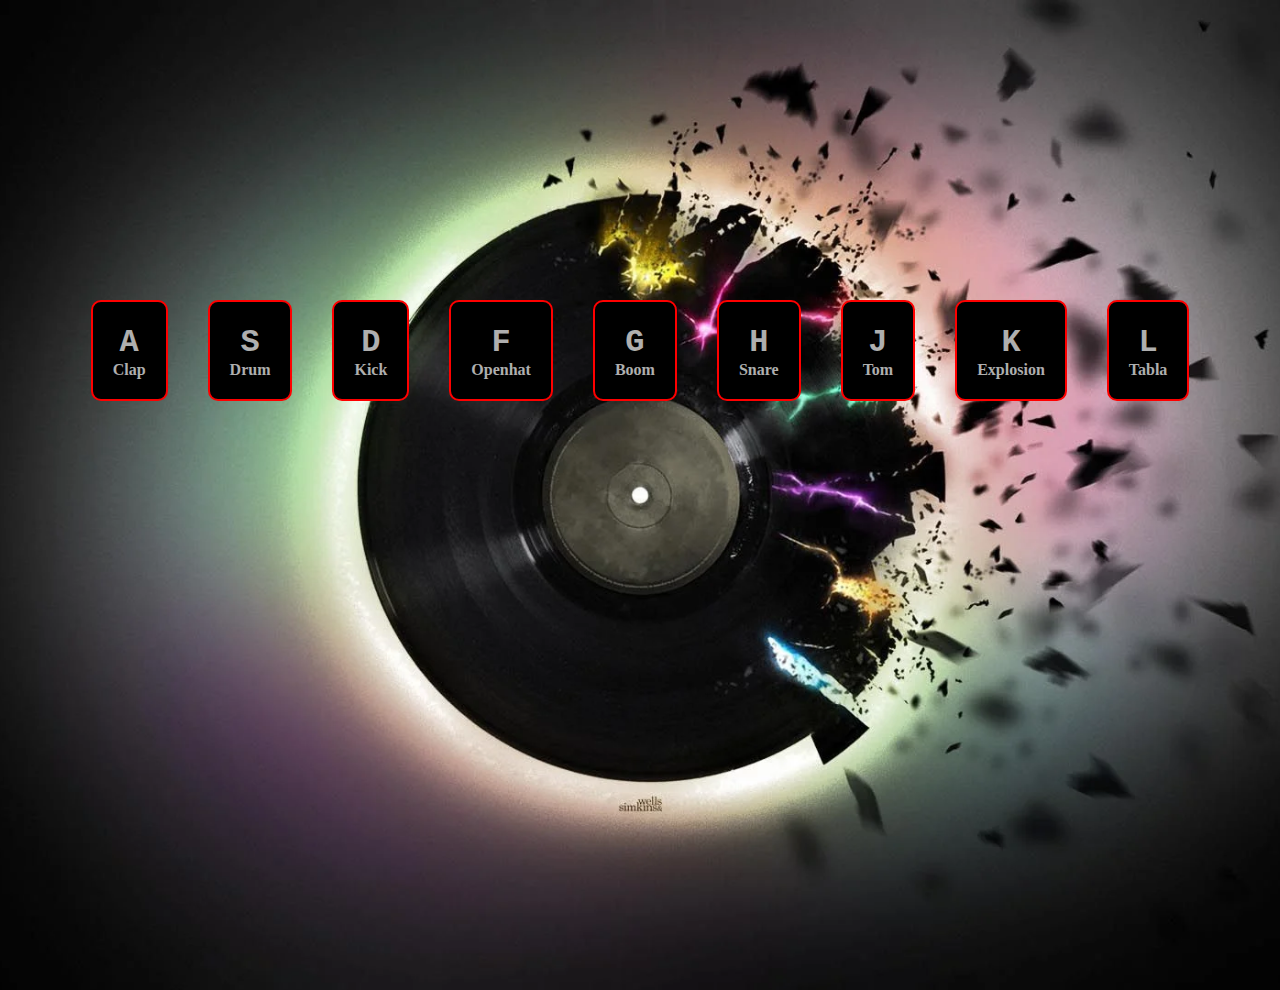
<file: Drum/index.html>
<!DOCTYPE html>
<html lang="en">

<head>
    <meta charset="UTF-8">
    <meta http-equiv="X-UA-Compatible" content="IE=edge">
    <meta name="viewport" content="width=device-width, initial-scale=1.0">
    <title>Drum</title>
</head>
<style>
    * {
        margin: 0;
        padding: 0;
    }

    .keys::before {
        content: '';
        background: url('1.jpg') no-repeat center center/cover;
        z-index: -1;
        position: absolute;
        top: 0px;
        left: 0px;
        height: 110%;
        width: 100%;
    }

    .keys {
        display: flex;
        justify-content: center;
        flex-wrap: wrap;
        align-content: center;
        height: 700px;
    }

    .key {
        color: rgba(255, 255, 255, 0.685);
        background-color: black;
        font-size: 2rem;
        font-weight: bold;
        margin: 10px 20px;
        border: 2px solid red;
        border-radius: 10px;
        transition: all 0.07s;
        padding: 20px;
        text-align: center;
    }
    .sound{
        display: block;
        font-size: 1rem;
    }
    .playing{
        transform: scale(1.1);
        border-color: aqua;
        box-shadow: 1px 2px rgb(140, 57, 223);
    }

    @media only screen and (max-width:1160px) {
        .key {
            color: rgba(255, 255, 255, 0.685);
            background-color: black;
            font-size: 2rem;
            font-weight: bold;
            margin: 5px 20px;
            border: 2px solid red;
            transition: all 0.07s;
            padding: 20px;
            border-radius: 10px;
            justify-content: center;
            text-align: center;
        }
    }
</style>

<body>
    <div class="keys">
        <div data-key="65" class="key">
            <kbd>A</kbd>
            <span class="sound">Clap</span>
        </div>
        <div data-key="83" class="key">
            <kbd>S</kbd>
            <span class="sound">Drum</span>
        </div>
        <div data-key="68" class="key">
            <kbd>D</kbd>
            <span class="sound">Kick</span>
        </div>
        <div data-key="70" class="key">
            <kbd>F</kbd>
            <span class="sound">Openhat</span>
        </div>
        <div data-key="71" class="key">
            <kbd>G</kbd>
            <span class="sound">Boom</span>
        </div>
        <div data-key="72" class="key">
            <kbd>H</kbd>
            <span class="sound">Snare</span>
        </div>
        <div data-key="74" class="key">
            <kbd>J</kbd>
            <span class="sound">Tom</span>
        </div>
        <div data-key="75" class="key">
            <kbd>K</kbd>
            <span class="sound">Explosion</span>
        </div>
        <div data-key="76" class="key">
            <kbd>L</kbd>
            <span class="sound">Tabla</span>
        </div>
    </div>

    <audio data-key="65" src="Sound/clap.mp3"></audio>
    <audio data-key="83" src="Sound/drum.mp3"></audio>
    <audio data-key="68" src="Sound/kick.mp3"></audio>
    <audio data-key="70" src="Sound/openhat.mp3"></audio>
    <audio data-key="71" src="Sound/boom.mp3"></audio>
    <audio data-key="72" src="Sound/snare.mp3"></audio>
    <audio data-key="74" src="Sound/toms.mp3"></audio>
    <audio data-key="75" src="Sound/explosion.mp3"></audio>
    <audio data-key="76" src="Sound/tabla.mp3"></audio>

    <script>
        window.addEventListener('keydown', function (e){
            const audio = document.querySelector(`audio[data-key="${e.keyCode}"]`);
            const key = document.querySelector(`.key[data-key="${e.keyCode}"]`);
            if(!audio) return;
            audio.currentTime = 0;
            audio.play();
            console.log(key);
            key.classList.add('playing');
        });
        function removeTransition(e){
            if(e.propertyName !== 'transform') return ;
            this.classList.remove('playing');
        }

        const keys=document.querySelectorAll('.key');
        keys.forEach(key => key.addEventListener('transitionend', removeTransition));

    </script>
</body>

</html>
</file>
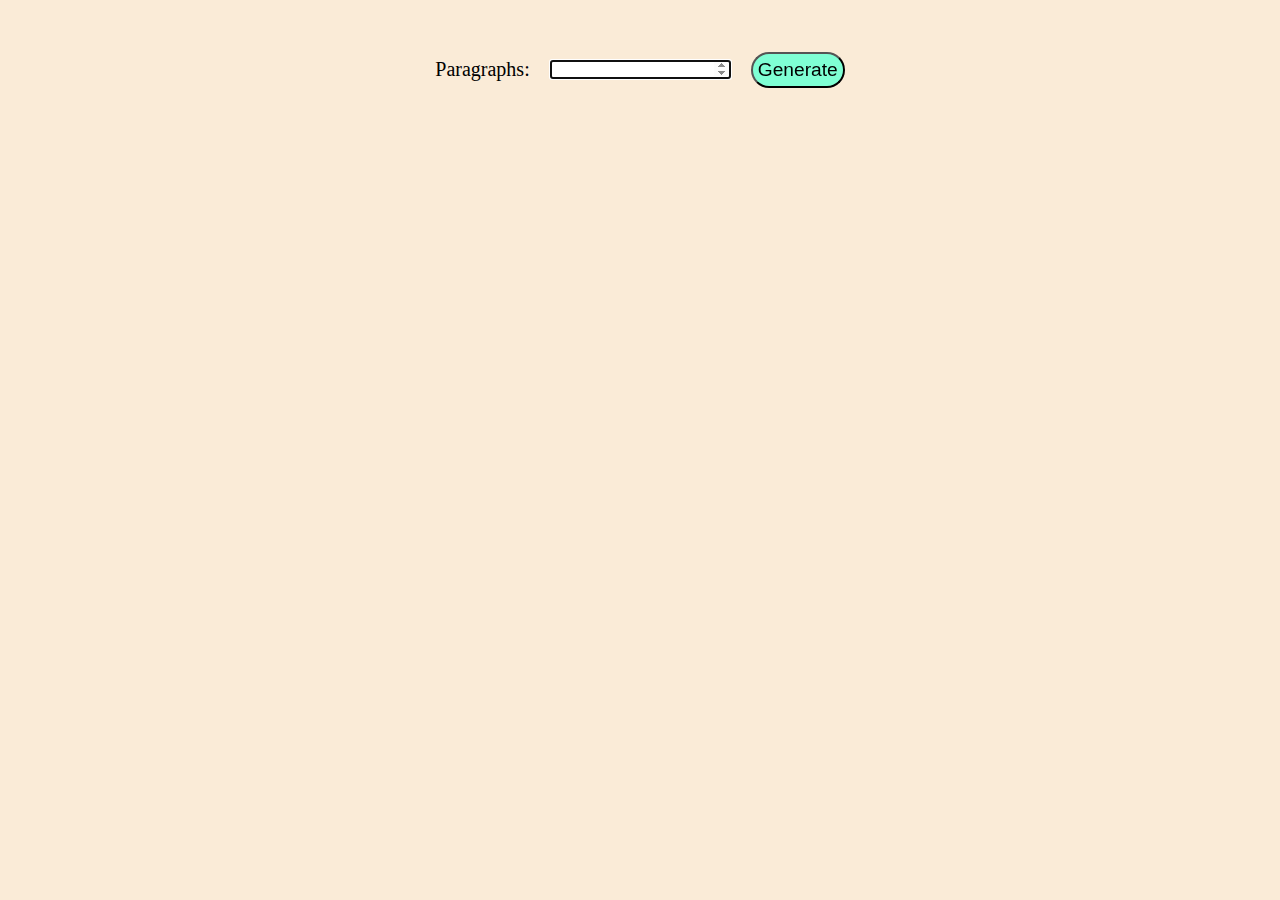
<file: Random Paragraph Generator/index.html>
<!DOCTYPE html>
<html lang="en">
<head>
    <meta charset="UTF-8">
    <meta name="viewport" content="width=device-width, initial-scale=1.0">
    <title>Random Paragraph Generator</title>
    <link rel="stylesheet" href="style.css">
</head>
<body>
    <main id="main">
        <div class="row">  
            <div>Paragraphs:</div>
            <div id="input">
                <input type="number" value="" autofocus id="paragraph-input">
            </div>
            <div><button id="button">Generate</button></div>
        </div>
        <div><ul id="paragraph">
        </ul></div>
    </main>
    <script src="script.js"></script>
</body>
</html>
</file>
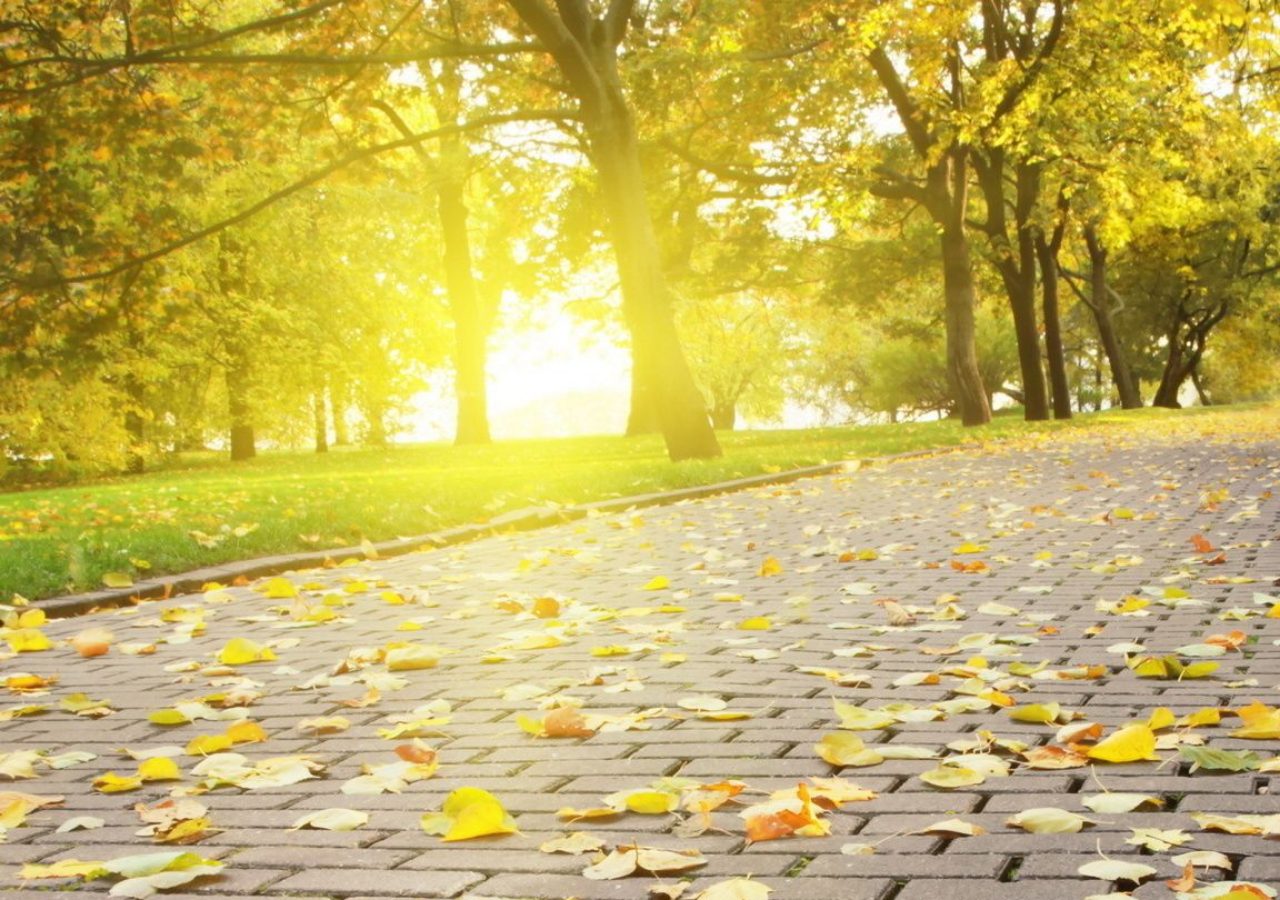
<file: FAQ SECTION/1.html>
<!DOCTYPE html>
<html lang="en">
<head>
    <meta charset="UTF-8">
    <meta name="viewport" content="width=device-width, initial-scale=1.0">
    <title>New</title>
</head>
<style>
    body{
        padding: 0;
        margin: 0;
    }
    .moving{
    position: fixed;
    height: 100%;
    width: 100%;
    z-index: -1;
}
.moving .moving-bg{
    box-sizing: content-box;
    padding-bottom: 300px;
    position: absolute;
    height: 100%;
    width: 100%;
    background-image: url('faq1.jpg');
    background-size: cover;
    animation: moving 30s linear infinite;
}

@keyframes moving{
    from{
        transform: translateY(0);
    }
    to{
        transform: translateY(-300px);
    }
}
</style>
<body>
    <div class="moving">
        <div class="moving-bg"></div>
    </div>
</body>
</html>
</file>
<file: Random Paragraph Generator/style.css>
*{
    margin: 0;
    padding: 0;
    box-sizing: border-box;
}
#main{
    display: flex;
    min-height: 100vh;
    width: 100%;
    flex-direction: column;
    align-items: center;
    padding: 20px;
    background-color: antiquewhite;

}
.row{
    display: flex;
    justify-content: center;
    align-items: center;
    margin: 20px;
    font-size: 20px;
}
#paragraph-input{
    margin: 20px;
}
#button{
    background-color: aquamarine;
    font-size: 1.2rem;
    border-radius: 20px;
    padding: 5px;
    user-select: none;
}
#button:hover{
    background-color: rgb(171, 247, 224);
   
}
#paragraph{
    width: 60vw;
}
#paragraph li{
    margin: 20px;
}
</file>
